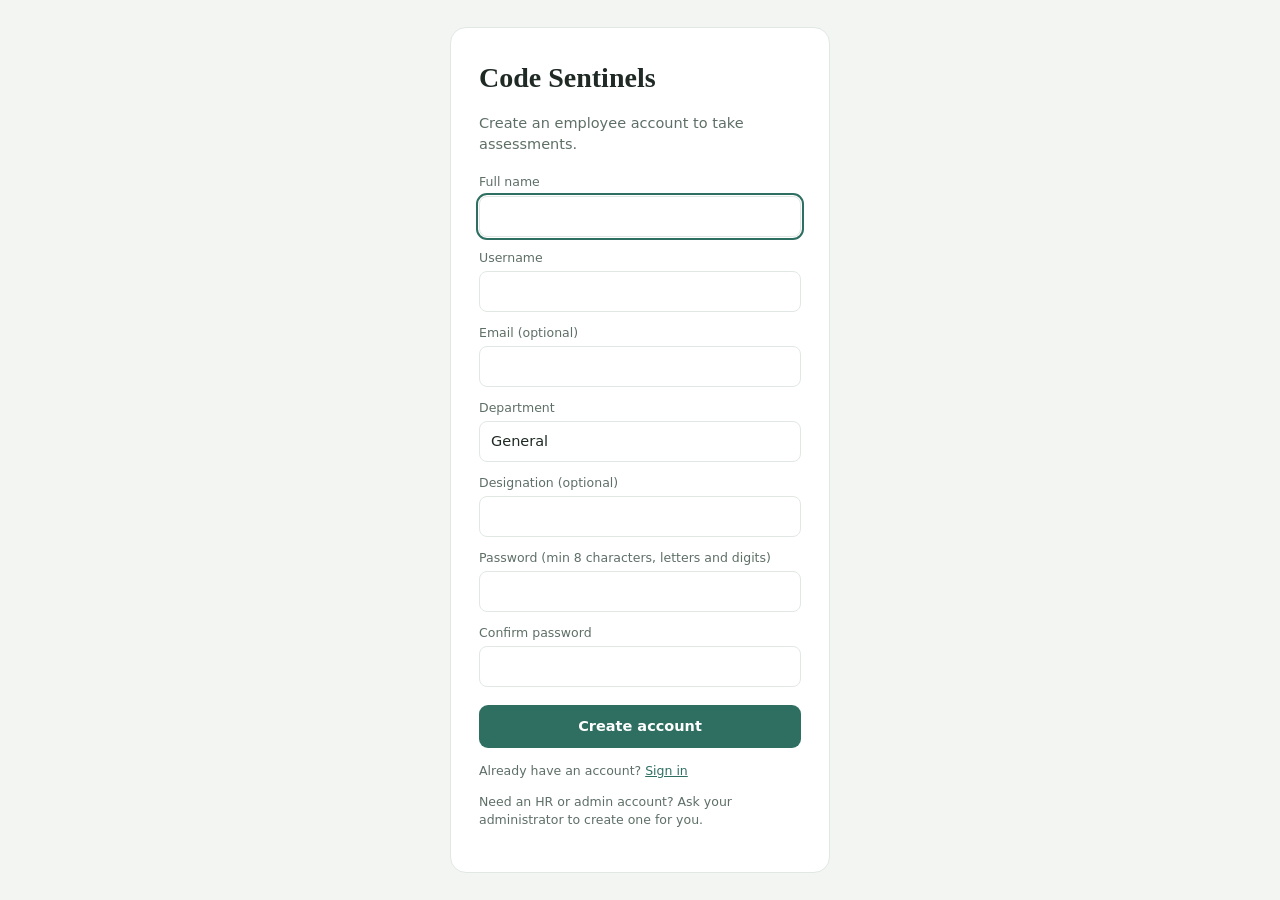
<file: erp_wlb/frontend/register.html>
<!DOCTYPE html>
<html lang="en">
<head>
<meta charset="UTF-8">
<meta name="viewport" content="width=device-width, initial-scale=1">
<title>Create account - Code Sentinels WLB</title>
<link rel="icon" href="data:,">
<link rel="stylesheet" href="style.css">
</head>
<body class="login-body">
  <main class="login-card">
    <div class="brand big">Code Sentinels</div>
    <p class="muted">Create an employee account to take assessments.</p>
    <form id="regForm" autocomplete="on">
      <label for="full_name">Full name</label>
      <input id="full_name" name="full_name" type="text" required minlength="2" autofocus>

      <label for="username">Username</label>
      <input id="username" name="username" type="text" required minlength="3"
             pattern="[A-Za-z0-9._\-]{3,40}"
             title="Letters, digits, . _ - (3-40 chars)" autocomplete="username">

      <label for="email">Email (optional)</label>
      <input id="email" name="email" type="email" autocomplete="email">

      <label for="department">Department</label>
      <input id="department" name="department" type="text" value="General" required>

      <label for="designation">Designation (optional)</label>
      <input id="designation" name="designation" type="text">

      <label for="password">Password (min 8 characters, letters and digits)</label>
      <input id="password" name="password" type="password" required minlength="8"
             autocomplete="new-password">

      <label for="password2">Confirm password</label>
      <input id="password2" name="password2" type="password" required autocomplete="new-password">

      <div id="err" class="error" role="alert" hidden></div>
      <button class="btn-primary wide" id="regBtn" type="submit">Create account</button>
    </form>
    <p class="muted small" style="margin-top:14px">
      Already have an account? <a href="/login.html">Sign in</a>
    </p>
    <p class="muted small">
      Need an HR or admin account? Ask your administrator to create one for you.
    </p>
  </main>
  <script src="register.js"></script>
</body>
</html>
</file>
<file: erp_wlb/frontend/style.css>
:root{
  --bg:#F3F5F3; --panel:#FFFFFF; --ink:#1F2A24; --muted:#5E6F67;
  --teal:#2F6F62; --teal-deep:#204E44; --sage:#DCE6E2; --line:#E1E7E3;
  --low:#3F8C6B; --med:#C98A2C; --high:#B5482E; --danger:#B5482E;
  --side:#1E3A33; --side-ink:#E6EFEA; --side-muted:#9DB5AC;
  color-scheme: light;
}
@media (prefers-color-scheme: dark){
  :root:not([data-theme="light"]){
    --bg:#101C18; --panel:#172A24; --ink:#EAF1EC; --muted:#9AB0A6;
    --sage:#1E362D; --line:#28402F; --side:#0B1512; --teal:#3A8A7A; --teal-deep:#2F6F62;
    color-scheme: dark;
  }
}
*{box-sizing:border-box;}
html,body{height:100%;}
body{margin:0;background:var(--bg);color:var(--ink);font-family:"Inter",system-ui,-apple-system,"Segoe UI",sans-serif;font-size:14.5px;line-height:1.45;}
h1,h2,h3{font-family:"Fraunces",Georgia,serif;font-weight:600;margin:0;letter-spacing:-0.01em;}
h1{font-size:26px;} h2{font-size:19px;} h3{font-size:16px;}
.muted{color:var(--muted);} .small{font-size:12.5px;}
a{color:var(--teal);}

/* buttons / inputs */
button{font:inherit;font-weight:600;border:none;border-radius:9px;padding:9px 16px;cursor:pointer;}
button:disabled{opacity:.55;cursor:not-allowed;}
.btn-primary{background:var(--teal);color:#fff;} .btn-primary:hover:not(:disabled){background:var(--teal-deep);}
.btn-ghost{background:transparent;color:var(--ink);border:1px solid var(--line);} .btn-ghost:hover:not(:disabled){background:var(--sage);}
.btn-danger{background:transparent;color:var(--danger);border:1px solid var(--danger);}
.btn-sm{padding:5px 10px;font-size:12.5px;border-radius:7px;}
.wide{width:100%;}
input,select{font:inherit;color:var(--ink);background:var(--panel);border:1px solid var(--line);border-radius:8px;padding:9px 11px;width:100%;}
input:focus,select:focus,button:focus-visible{outline:2px solid var(--teal);outline-offset:1px;}
label{display:block;font-size:12.5px;color:var(--muted);margin:12px 0 4px;}
input[type=range]{padding:0;accent-color:var(--teal);border:none;}
.error{background:rgba(181,72,46,.12);color:var(--danger);border:1px solid rgba(181,72,46,.35);border-radius:8px;padding:9px 12px;margin-top:12px;font-size:13px;}
.ok{background:rgba(63,140,107,.14);color:var(--low);border:1px solid rgba(63,140,107,.4);border-radius:8px;padding:9px 12px;margin-top:12px;font-size:13px;}
[hidden]{display:none !important;}

/* login */
.login-body{display:grid;place-items:center;min-height:100%;padding:20px;}
.login-card{width:100%;max-width:380px;background:var(--panel);border:1px solid var(--line);border-radius:16px;padding:30px 28px;}
.login-card form{margin:18px 0 10px;} .login-card .btn-primary{margin-top:18px;padding:11px;}
.brand{font-family:"Fraunces",Georgia,serif;font-weight:600;font-size:20px;}
.brand small{display:block;font-family:"Inter",sans-serif;font-weight:500;font-size:11px;color:var(--side-muted);letter-spacing:.06em;text-transform:uppercase;margin-top:2px;}
.brand.big{font-size:28px;} .brand.big small{display:none;}

/* shell */
.shell{display:grid;grid-template-columns:230px 1fr;min-height:100%;}
.side{background:var(--side);color:var(--side-ink);padding:22px 14px;display:flex;flex-direction:column;gap:18px;position:sticky;top:0;height:100vh;}
nav{display:flex;flex-direction:column;gap:3px;flex:1;}
nav a{color:var(--side-muted);text-decoration:none;padding:9px 12px;border-radius:8px;font-weight:500;}
nav a:hover{background:rgba(255,255,255,.07);color:var(--side-ink);}
nav a.active{background:rgba(255,255,255,.14);color:#fff;}
nav .navhead{font-size:11px;letter-spacing:.07em;text-transform:uppercase;color:var(--side-muted);margin:14px 12px 4px;opacity:.8;}
.who{border-top:1px solid rgba(255,255,255,.12);padding-top:14px;font-size:13px;}
.who b{display:block;color:#fff;} .who span{color:var(--side-muted);font-size:12px;}
.who button{margin-top:10px;width:100%;background:rgba(255,255,255,.1);color:#fff;}
.who button:hover{background:rgba(255,255,255,.18);}
.main{padding:28px 30px 50px;min-width:0;max-width:1200px;}
@media (max-width:820px){
  .shell{grid-template-columns:1fr;}
  .side{position:static;height:auto;flex-direction:row;flex-wrap:wrap;align-items:center;gap:10px;padding:12px;}
  nav{flex-direction:row;flex-wrap:wrap;flex:1 1 100%;order:3;} nav .navhead{display:none;}
  .who{border:none;padding:0;margin-left:auto;display:flex;align-items:center;gap:10px;} .who button{margin:0;width:auto;}
  .main{padding:18px 14px 40px;}
}

/* layout bits */
.pagehead{display:flex;align-items:flex-end;justify-content:space-between;gap:12px;flex-wrap:wrap;margin-bottom:18px;}
.pagehead p{margin:4px 0 0;}
.panel{background:var(--panel);border:1px solid var(--line);border-radius:14px;padding:20px;}
.panel + .panel{margin-top:16px;}
.grid2{display:grid;grid-template-columns:1fr 1fr;gap:16px;align-items:start;}
.grid-assess{display:grid;grid-template-columns:1fr 1fr;gap:16px;align-items:start;}
@media (max-width:900px){.grid2,.grid-assess{grid-template-columns:1fr;}}
.stats{display:grid;grid-template-columns:repeat(auto-fit,minmax(160px,1fr));gap:12px;margin-bottom:16px;}
.stat{background:var(--panel);border:1px solid var(--line);border-radius:12px;padding:14px 16px;}
.stat .n{font-family:"Fraunces",Georgia,serif;font-size:28px;font-weight:600;line-height:1.1;}
.stat .l{font-size:12.5px;color:var(--muted);margin-top:2px;}
.toolbar{display:flex;gap:10px;flex-wrap:wrap;margin-bottom:14px;align-items:center;}
.toolbar input,.toolbar select{width:auto;min-width:160px;flex:0 1 220px;}
.toolbar .grow{flex:1;}
.placeholder{color:var(--muted);padding:14px 0;}

/* badges */
.badge{display:inline-block;padding:3px 11px;border-radius:999px;font-weight:700;font-size:12px;color:#fff;white-space:nowrap;}
.badge.low{background:var(--low);} .badge.med{background:var(--med);} .badge.high{background:var(--high);}
.badge.none{background:var(--sage);color:var(--muted);} .badge.role{background:var(--sage);color:var(--ink);text-transform:capitalize;}
.badge.off{background:var(--line);color:var(--muted);}
.bigbadge{font-size:15px;padding:7px 18px;}

/* tables */
.tablewrap{overflow-x:auto;}
table{width:100%;border-collapse:collapse;font-size:13.5px;}
th{text-align:left;font-weight:600;color:var(--muted);font-size:12px;padding:8px 10px;border-bottom:1px solid var(--line);white-space:nowrap;}
td{padding:9px 10px;border-bottom:1px solid var(--line);vertical-align:middle;}
tr:last-child td{border-bottom:none;}
td.actions{white-space:nowrap;text-align:right;} td.actions button{margin-left:4px;}

/* assessment form + result */
.qrow{margin-bottom:14px;}
.qhead{display:flex;justify-content:space-between;align-items:baseline;gap:8px;}
.qhead span{font-size:13px;} .qhead b{font-family:"Fraunces",Georgia,serif;font-size:17px;}
.factor{margin:10px 0;} .flabel{display:flex;justify-content:space-between;font-size:12.5px;color:var(--muted);margin-bottom:4px;}
.fbar{height:8px;border-radius:5px;background:var(--sage);overflow:hidden;} .fbar i{display:block;height:100%;border-radius:5px;}
.tips{margin:14px 0 0;padding:0;list-style:none;display:flex;flex-direction:column;gap:8px;}
.tips li{padding-left:18px;position:relative;font-size:13.5px;}
.tips li:before{content:"";position:absolute;left:0;top:7px;width:6px;height:6px;border-radius:50%;background:var(--teal);}
.scorebig{font-family:"Fraunces",Georgia,serif;font-size:40px;font-weight:600;line-height:1;margin:6px 0;}
.note{margin-top:16px;padding-top:12px;border-top:1px solid var(--line);font-size:11.5px;color:var(--muted);}

/* stacked bars (HR) */
.stack{display:flex;height:16px;border-radius:6px;overflow:hidden;background:var(--sage);}
.stack i{display:block;height:100%;} .stack .low{background:var(--low);} .stack .med{background:var(--med);} .stack .high{background:var(--high);}
.deptrow{display:grid;grid-template-columns:120px 1fr 44px;gap:10px;align-items:center;margin:9px 0;font-size:13px;}
.legend{display:flex;gap:14px;font-size:12px;color:var(--muted);margin-top:8px;flex-wrap:wrap;}
.legend i{display:inline-block;width:10px;height:10px;border-radius:3px;margin-right:5px;}
.weekly{display:flex;align-items:flex-end;gap:8px;height:140px;padding-top:8px;}
.weekly div{flex:1;display:flex;flex-direction:column;justify-content:flex-end;align-items:center;gap:4px;height:100%;font-size:11px;color:var(--muted);}
.weekly b{display:block;width:100%;background:var(--teal);border-radius:5px 5px 0 0;min-height:3px;}
.spark{width:100%;height:90px;}

/* dialog */
dialog{border:1px solid var(--line);border-radius:14px;padding:22px;background:var(--panel);color:var(--ink);width:min(460px,92vw);}
dialog::backdrop{background:rgba(0,0,0,.45);}
dialog h2{margin-bottom:6px;}
.dlgactions{display:flex;justify-content:flex-end;gap:8px;margin-top:18px;}
.temp{font-family:ui-monospace,Menlo,Consolas,monospace;font-size:18px;background:var(--sage);padding:10px 12px;border-radius:8px;margin:10px 0;user-select:all;word-break:break-all;}
.banner{background:rgba(201,138,44,.15);border:1px solid rgba(201,138,44,.5);border-radius:10px;padding:10px 14px;margin-bottom:16px;font-size:13.5px;}
.banner a{font-weight:600;}
</file>
